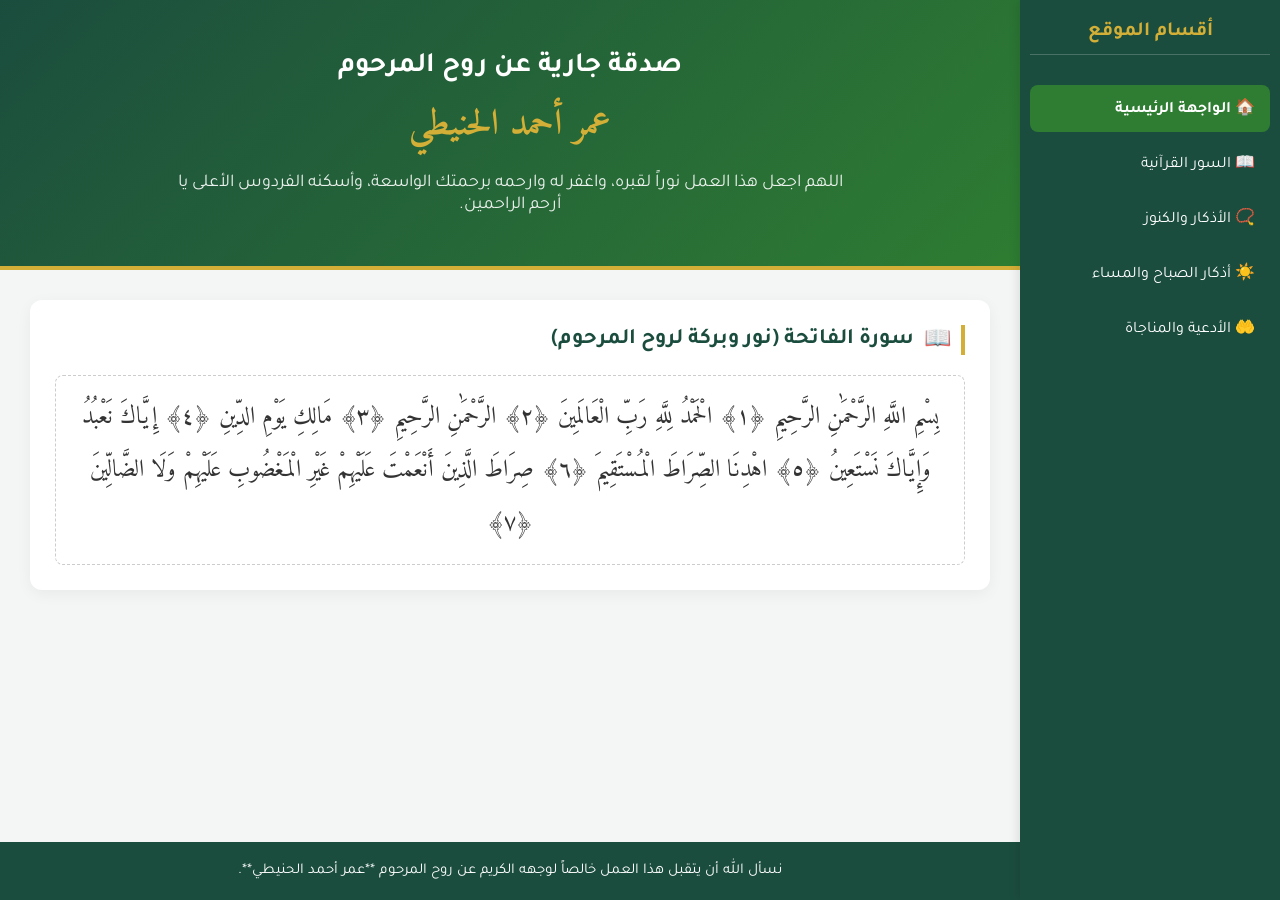
<file: index.html>
<!DOCTYPE html>
<html lang="ar" dir="rtl">
<head>
    <meta charset="UTF-8">
    <meta name="viewport" content="width=device-width, initial-scale=1.0">
    <title>صدقة جارية - عمر أحمد الحنيطي</title>
    <link rel="stylesheet" href="style.css">
    <link rel="preconnect" href="https://fonts.googleapis.com">
    <link rel="preconnect" href="https://fonts.gstatic.com" crossorigin>
    <link href="https://fonts.googleapis.com/css2?family=Amiri:wght@400;700&family=Tajawal:wght@400;500;700&display=swap" rel="stylesheet">
</head>
<body>

    <aside class="sidebar">
        <div class="sidebar-title">أقسام الموقع</div>
        <a href="index.html" class="nav-btn active">🏠 الواجهة الرئيسية</a>
        <a href="surahs.html" class="nav-btn">📖 السور القرآنية</a>
        <a href="adhkar.html" class="nav-btn">📿 الأذكار والكنوز</a>
        <a href="morning-evening.html" class="nav-btn">☀️ أذكار الصباح والمساء</a>
        <a href="duas.html" class="nav-btn">🤲 الأدعية والمناجاة</a>
    </aside>

    <div class="main-content">
        <header class="hero">
            <div class="container">
                <h1>صدقة جارية عن روح المرحوم</h1>
                <h2>عمر أحمد الحنيطي</h2>
                <p>اللهم اجعل هذا العمل نوراً لقبره، واغفر له وارحمه برحمتك الواسعة، وأسكنه الفردوس الأعلى يا أرحم الراحمين.</p>
            </div>
        </header>

        <main class="container" style="padding-top: 30px;">
            <section class="card">
                <h2><span class="icon">📖</span> سورة الفاتحة (نور وبركة لروح المرحوم)</h2>
                <div class="quran-text" style="font-size: 24px; text-align: center; line-height: 2.2;">
                    بِسْمِ اللَّهِ الرَّحْمَٰنِ الرَّحِيمِ ﴿١﴾ الْحَمْدُ لِلَّهِ رَبِّ الْعَالَمِينَ ﴿٢﴾ الرَّحْمَٰنِ الرَّحِيمِ ﴿٣﴾ مَالِكِ يَوْمِ الدِّينِ ﴿٤﴾ إِيَّاكَ نَعْبُدُ وَإِيَّاكَ نَسْتَعِينُ ﴿٥﴾ اهْدِنَا الصِّرَاطَ الْمُسْتَقِيمَ ﴿٦﴾ صِرَاطَ الَّذِينَ أَنْعَمْتَ عَلَيْهِمْ غَيْرِ الْمَغْضُوبِ عَلَيْهِمْ وَلَا الضَّالِّينَ ﴿٧﴾
                </div>
            </section>
        </main>

        <footer>
            <div class="container">
                <p>نسأل الله أن يتقبل هذا العمل خالصاً لوجهه الكريم عن روح المرحوم **عمر أحمد الحنيطي**.</p>
            </div>
        </footer>
    </div>

    <script src="script.js"></script>
</body>
</html>
</file>
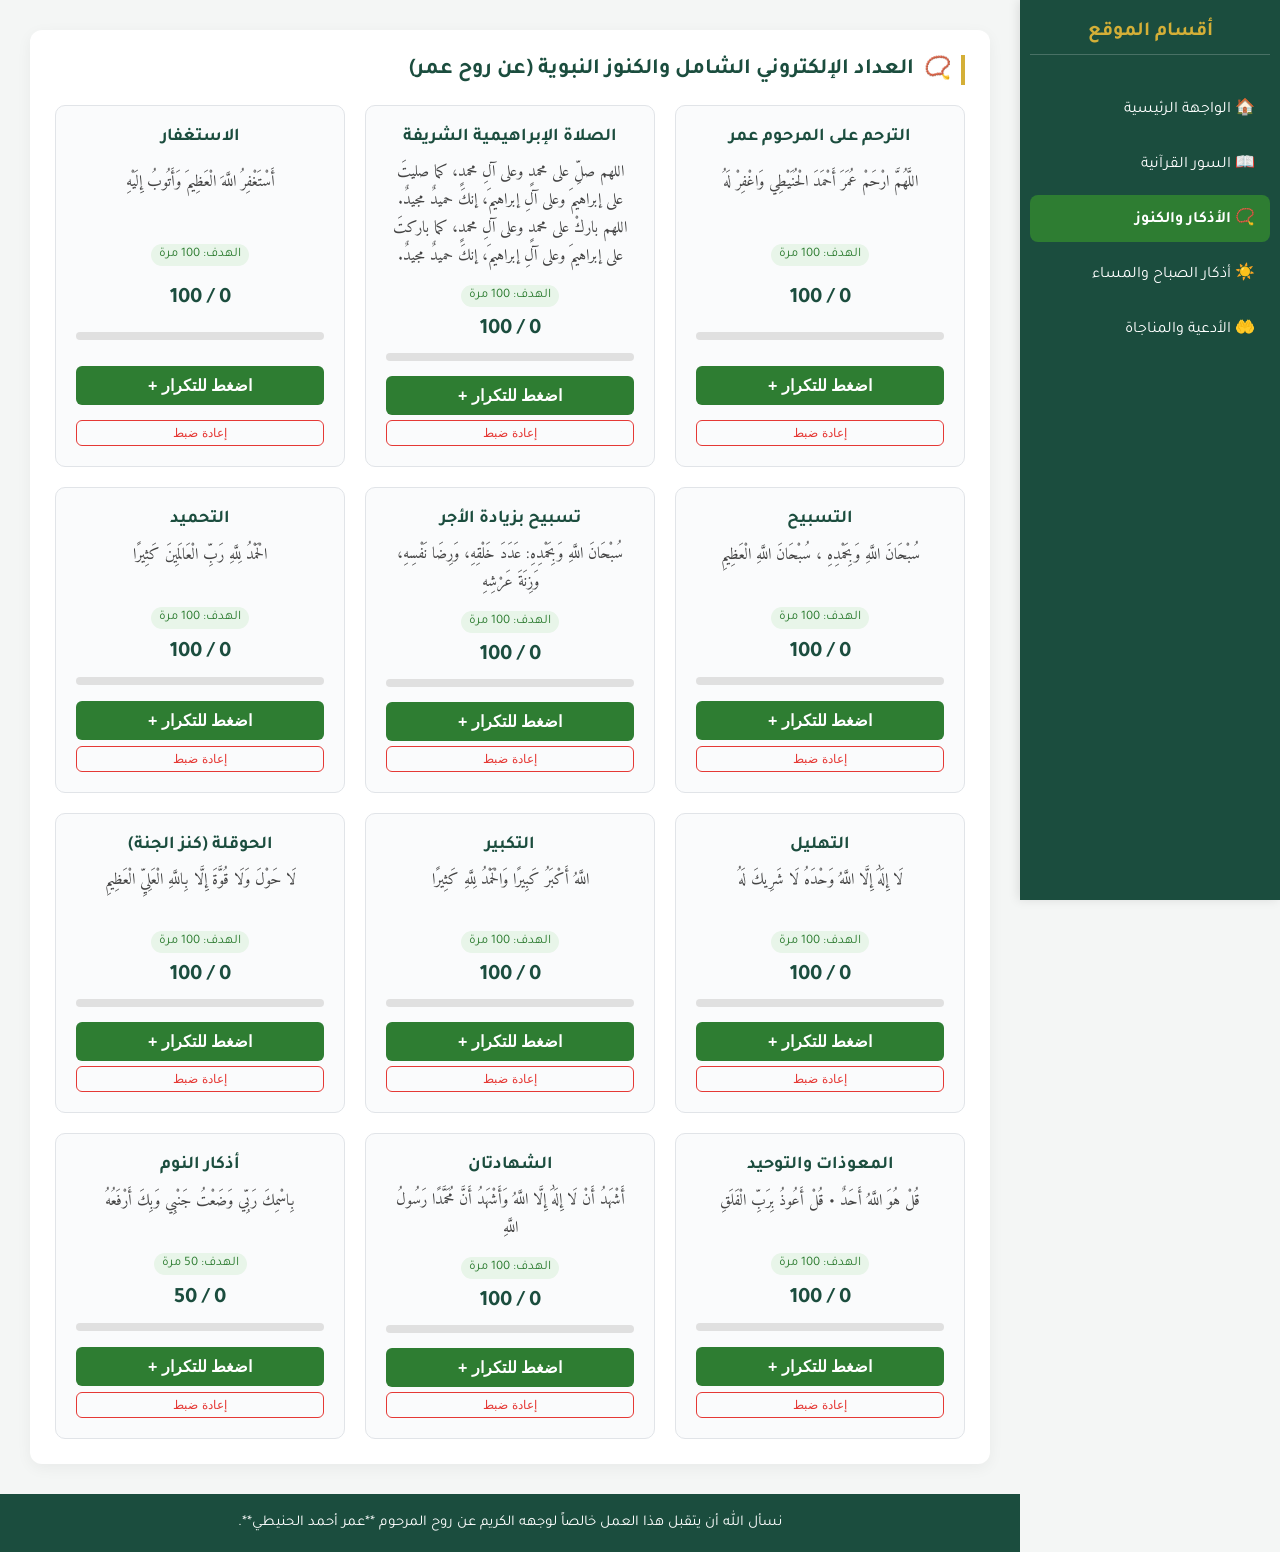
<file: adhkar.html>
<!DOCTYPE html>
<html lang="ar" dir="rtl">
<head>
    <meta charset="UTF-8">
    <meta name="viewport" content="width=device-width, initial-scale=1.0">
    <title>الأذكار والكنوز النبوية - عمر أحمد الحنيطي</title>
    <link rel="stylesheet" href="style.css">
    <link rel="preconnect" href="https://fonts.googleapis.com">
    <link rel="preconnect" href="https://fonts.gstatic.com" crossorigin>
    <link href="https://fonts.googleapis.com/css2?family=Amiri:wght@400;700&family=Tajawal:wght@400;500;700&display=swap" rel="stylesheet">
</head>
<body>

    <aside class="sidebar">
        <div class="sidebar-title">أقسام الموقع</div>
        <a href="index.html" class="nav-btn">🏠 الواجهة الرئيسية</a>
        <a href="surahs.html" class="nav-btn">📖 السور القرآنية</a>
        <a href="adhkar.html" class="nav-btn active">📿 الأذكار والكنوز</a>
        <a href="morning-evening.html" class="nav-btn">☀️ أذكار الصباح والمساء</a>
        <a href="duas.html" class="nav-btn">🤲 الأدعية والمناجاة</a>
    </aside>

    <div class="main-content">
        <main class="container" style="padding-top: 30px;">
            <section class="card">
                <h2><span class="icon">📿</span> العداد الإلكتروني الشامل والكنوز النبوية (عن روح عمر)</h2>
                <div class="counter-grid">
                    
                    <!-- 1. الترحم على عمر -->
                    <div class="counter-card">
                        <h3>الترحم على المرحوم عمر</h3>
                        <p class="dhikr-text">اللَّهُمَّ ارْحَمْ عُمَرَ أَحْمَدَ الْحُنَيْطِي وَاغْفِرْ لَهُ</p>
                        <div class="target-badge">الهدف: 100 مرة</div>
                        <div class="count-display"><span id="taraham-count">0</span> / 100</div>
                        <div class="progress-bar"><div class="progress-fill" id="taraham-progress"></div></div>
                        <button class="btn-count" onclick="increment('taraham', 100)">اضغط للتكرار +</button>
                        <button class="btn-reset" onclick="resetCount('taraham')">إعادة ضبط</button>
                    </div>

                    <!-- 2. الصلاة الإبراهيمية الشريفة الكاملة -->
                    <div class="counter-card">
                        <h3>الصلاة الإبراهيمية الشريفة</h3>
                        <p class="dhikr-text">اللهم صلِّ على محمدٍ وعلى آلِ محمدٍ، كما صليتَ على إبراهيمَ وعلى آلِ إبراهيمَ، إنكَ حميدٌ مجيدٌ. اللهم باركْ على محمدٍ وعلى آلِ محمدٍ، كما باركتَ على إبراهيمَ وعلى آلِ إبراهيمَ، إنكَ حميدٌ مجيدٌ.</p>
                        <div class="target-badge">الهدف: 100 مرة</div>
                        <div class="count-display"><span id="ibrahimiyyah-count">0</span> / 100</div>
                        <div class="progress-bar"><div class="progress-fill" id="ibrahimiyyah-progress"></div></div>
                        <button class="btn-count" onclick="increment('ibrahimiyyah', 100)">اضغط للتكرار +</button>
                        <button class="btn-reset" onclick="resetCount('ibrahimiyyah')">إعادة ضبط</button>
                    </div>

                    <!-- 3. الاستغفار -->
                    <div class="counter-card">
                        <h3>الاستغفار</h3>
                        <p class="dhikr-text">أَسْتَغْفِرُ اللَّهَ الْعَظِيمَ وَأَتُوبُ إِلَيْهِ</p>
                        <div class="target-badge">الهدف: 100 مرة</div>
                        <div class="count-display"><span id="istighfar-count">0</span> / 100</div>
                        <div class="progress-bar"><div class="progress-fill" id="istighfar-progress"></div></div>
                        <button class="btn-count" onclick="increment('istighfar', 100)">اضغط للتكرار +</button>
                        <button class="btn-reset" onclick="resetCount('istighfar')">إعادة ضبط</button>
                    </div>

                    <!-- 4. التسبيح -->
                    <div class="counter-card">
                        <h3>التسبيح</h3>
                        <p class="dhikr-text">سُبْحَانَ اللَّهِ وَبِحَمْدِهِ ، سُبْحَانَ اللَّهِ الْعَظِيمِ</p>
                        <div class="target-badge">الهدف: 100 مرة</div>
                        <div class="count-display"><span id="tasbeeh-count">0</span> / 100</div>
                        <div class="progress-bar"><div class="progress-fill" id="tasbeeh-progress"></div></div>
                        <button class="btn-count" onclick="increment('tasbeeh', 100)">اضغط للتكرار +</button>
                        <button class="btn-reset" onclick="resetCount('tasbeeh')">إعادة ضبط</button>
                    </div>

                    <!-- 5. تسبيح عظيم الأجر -->
                    <div class="counter-card">
                        <h3>تسبيح بزيادة الأجر</h3>
                        <p class="dhikr-text">سُبْحَانَ اللَّهِ وَبِحَمْدِهِ: عَدَدَ خَلْقِهِ، وَرِضَا نَفْسِهِ، وَزِنَةَ عَرْشِهِ</p>
                        <div class="target-badge">الهدف: 100 مرة</div>
                        <div class="count-display"><span id="tasbeeh-extra-count">0</span> / 100</div>
                        <div class="progress-bar"><div class="progress-fill" id="tasbeeh-extra-progress"></div></div>
                        <button class="btn-count" onclick="increment('tasbeehExtra', 100)">اضغط للتكرار +</button>
                        <button class="btn-reset" onclick="resetCount('tasbeehExtra')">إعادة ضبط</button>
                    </div>

                    <!-- 6. التحميد -->
                    <div class="counter-card">
                        <h3>التحميد</h3>
                        <p class="dhikr-text">الْحَمْدُ لِلَّهِ رَبِّ الْعَالَمِينَ كَثِيرًا</p>
                        <div class="target-badge">الهدف: 100 مرة</div>
                        <div class="count-display"><span id="tahmeed-count">0</span> / 100</div>
                        <div class="progress-bar"><div class="progress-fill" id="tahmeed-progress"></div></div>
                        <button class="btn-count" onclick="increment('tahmeed', 100)">اضغط للتكرار +</button>
                        <button class="btn-reset" onclick="resetCount('tahmeed')">إعادة ضبط</button>
                    </div>

                    <!-- 7. التهليل -->
                    <div class="counter-card">
                        <h3>التهليل</h3>
                        <p class="dhikr-text">لَا إِلَٰهَ إِلَّا اللَّهُ وَحْدَهُ لَا شَرِيكَ لَهُ</p>
                        <div class="target-badge">الهدف: 100 مرة</div>
                        <div class="count-display"><span id="tahleel-count">0</span> / 100</div>
                        <div class="progress-bar"><div class="progress-fill" id="tahleel-progress"></div></div>
                        <button class="btn-count" onclick="increment('tahleel', 100)">اضغط للتكرار +</button>
                        <button class="btn-reset" onclick="resetCount('tahleel')">إعادة ضبط</button>
                    </div>

                    <!-- 8. التكبير -->
                    <div class="counter-card">
                        <h3>التكبير</h3>
                        <p class="dhikr-text">اللَّهُ أَكْبَرُ كَبِيرًا وَالْحَمْدُ لِلَّهِ كَثِيرًا</p>
                        <div class="target-badge">الهدف: 100 مرة</div>
                        <div class="count-display"><span id="takbeer-count">0</span> / 100</div>
                        <div class="progress-bar"><div class="progress-fill" id="takbeer-progress"></div></div>
                        <button class="btn-count" onclick="increment('takbeer', 100)">اضغط للتكرار +</button>
                        <button class="btn-reset" onclick="resetCount('takbeer')">إعادة ضبط</button>
                    </div>

                    <!-- 9. الحوقلة (كنز الجنة) -->
                    <div class="counter-card">
                        <h3>الحوقلة (كنز الجنة)</h3>
                        <p class="dhikr-text">لَا حَوْلَ وَلَا قُوَّةَ إِلَّا بِاللَّهِ الْعَلِيِّ الْعَظِيمِ</p>
                        <div class="target-badge">الهدف: 100 مرة</div>
                        <div class="count-display"><span id="hawqala-count">0</span> / 100</div>
                        <div class="progress-bar"><div class="progress-fill" id="hawqala-progress"></div></div>
                        <button class="btn-count" onclick="increment('hawqala', 100)">اضغط للتكرار +</button>
                        <button class="btn-reset" onclick="resetCount('hawqala')">إعادة ضبط</button>
                    </div>

                    <!-- 10. المعوذات -->
                    <div class="counter-card">
                        <h3>المعوذات والتوحيد</h3>
                        <p class="dhikr-text">قُلْ هُوَ اللَّهُ أَحَدٌ • قُلْ أَعُوذُ بِرَبِّ الْفَلَقِ</p>
                        <div class="target-badge">الهدف: 100 مرة</div>
                        <div class="count-display"><span id="muawidhat-count">0</span> / 100</div>
                        <div class="progress-bar"><div class="progress-fill" id="muawidhat-progress"></div></div>
                        <button class="btn-count" onclick="increment('muawidhat', 100)">اضغط للتكرار +</button>
                        <button class="btn-reset" onclick="resetCount('muawidhat')">إعادة ضبط</button>
                    </div>

                    <!-- 11. الشهادتان -->
                    <div class="counter-card">
                        <h3>الشهادتان</h3>
                        <p class="dhikr-text">أَشْهَدُ أَنْ لَا إِلَٰهَ إِلَّا اللَّهُ وَأَشْهَدُ أَنَّ مُحَمَّدًا رَسُولُ اللَّهِ</p>
                        <div class="target-badge">الهدف: 100 مرة</div>
                        <div class="count-display"><span id="shahaada-count">0</span> / 100</div>
                        <div class="progress-bar"><div class="progress-fill" id="shahaada-progress"></div></div>
                        <button class="btn-count" onclick="increment('shahaada', 100)">اضغط للتكرار +</button>
                        <button class="btn-reset" onclick="resetCount('shahaada')">إعادة ضبط</button>
                    </div>

                    <!-- 12. أذكار النوم -->
                    <div class="counter-card">
                        <h3>أذكار النوم</h3>
                        <p class="dhikr-text">بِاسْمِكَ رَبِّي وَضَعْتُ جَنْبِي وَبِكَ أَرْفَعُهُ</p>
                        <div class="target-badge">الهدف: 50 مرة</div>
                        <div class="count-display"><span id="nawm-count">0</span> / 50</div>
                        <div class="progress-bar"><div class="progress-fill" id="nawm-progress"></div></div>
                        <button class="btn-count" onclick="increment('nawm', 50)">اضغط للتكرار +</button>
                        <button class="btn-reset" onclick="resetCount('nawm')">إعادة ضبط</button>
                    </div>

                </div>
            </section>
        </main>

        <footer>
            <div class="container">
                <p>نسأل الله أن يتقبل هذا العمل خالصاً لوجهه الكريم عن روح المرحوم **عمر أحمد الحنيطي**.</p>
            </div>
        </footer>
    </div>

    <script src="script.js"></script>
</body>
</html>
</file>
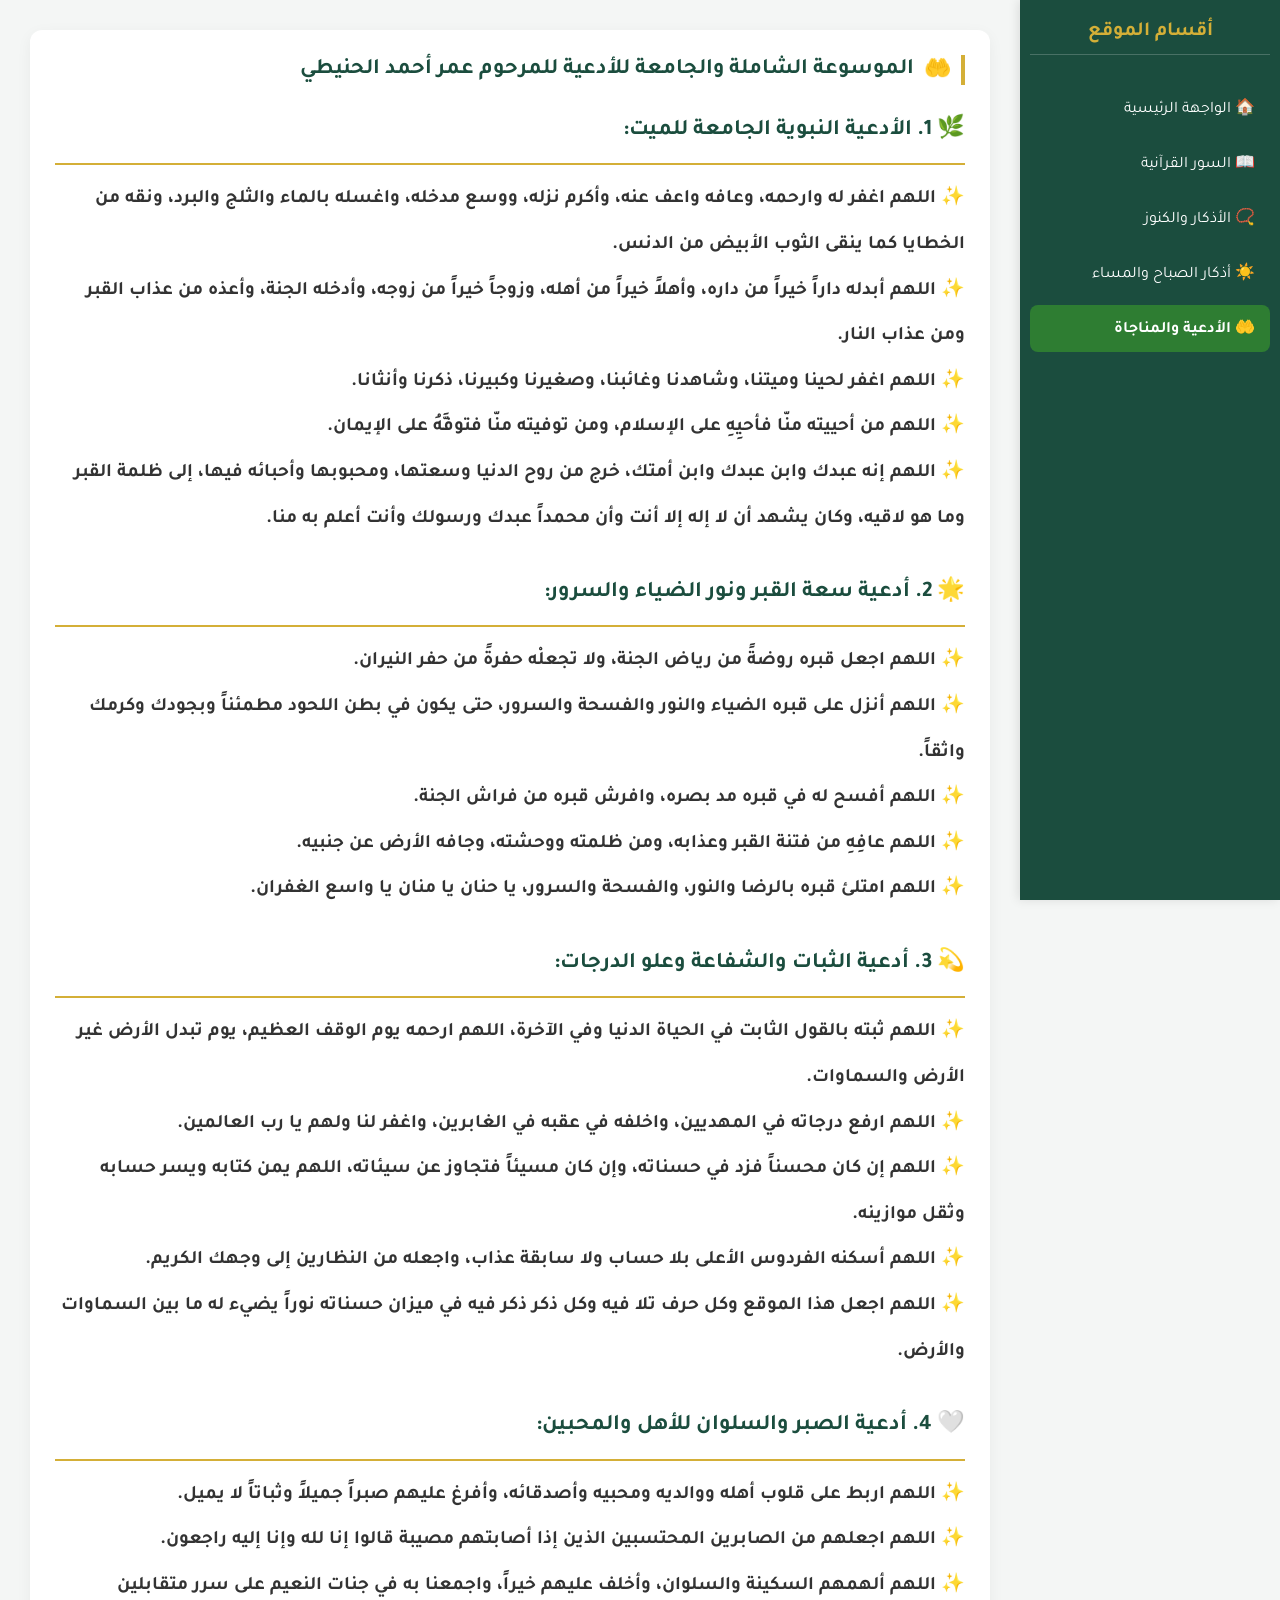
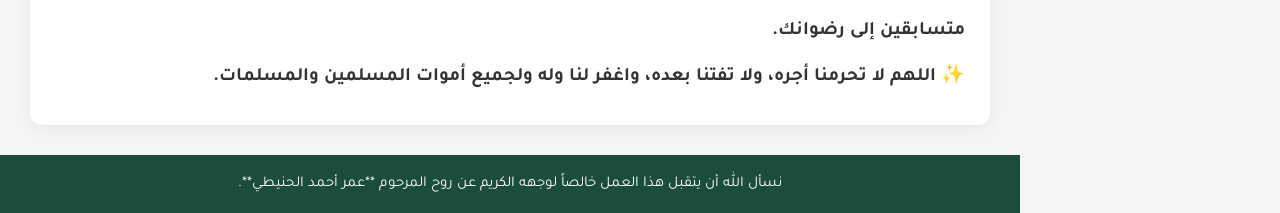
<file: duas.html>
<!DOCTYPE html>
<html lang="ar" dir="rtl">
<head>
    <meta charset="UTF-8">
    <meta name="viewport" content="width=device-width, initial-scale=1.0">
    <title>الأدعية والمناجاة الكبرى - عمر أحمد الحنيطي</title>
    <link rel="stylesheet" href="style.css">
    <link rel="preconnect" href="https://fonts.googleapis.com">
    <link rel="preconnect" href="https://fonts.gstatic.com" crossorigin>
    <link href="https://fonts.googleapis.com/css2?family=Amiri:wght@400;700&family=Tajawal:wght@400;500;700&display=swap" rel="stylesheet">
</head>
<body>

    <aside class="sidebar">
        <div class="sidebar-title">أقسام الموقع</div>
        <a href="index.html" class="nav-btn">🏠 الواجهة الرئيسية</a>
        <a href="surahs.html" class="nav-btn">📖 السور القرآنية</a>
        <a href="adhkar.html" class="nav-btn">📿 الأذكار والكنوز</a>
        <a href="morning-evening.html" class="nav-btn">☀️ أذكار الصباح والمساء</a>
        <a href="duas.html" class="nav-btn active">🤲 الأدعية والمناجاة</a>
    </aside>

    <div class="main-content">
        <main class="container" style="padding-top: 30px;">
            <section class="card">
                <h2><span class="icon">🤲</span> الموسوعة الشاملة والجامعة للأدعية للمرحوم عمر أحمد الحنيطي</h2>
                <div class="duas-list" style="line-height: 2.4; font-size: 19px;">
                    
                    <h3 style="color: #1b4d3e; margin-top: 15px; margin-bottom: 12px; border-bottom: 2px solid #d4af37; padding-bottom: 5px;">🌿 1. الأدعية النبوية الجامعة للميت:</h3>
                    <p>✨ <strong>اللهم اغفر له وارحمه، وعافه واعف عنه، وأكرم نزله، ووسع مدخله، واغسله بالماء والثلج والبرد، ونقه من الخطايا كما ينقى الثوب الأبيض من الدنس.</strong></p>
                    <p>✨ <strong>اللهم أبدله داراً خيراً من داره، وأهلاً خيراً من أهله، وزوجاً خيراً من زوجه، وأدخله الجنة، وأعذه من عذاب القبر ومن عذاب النار.</strong></p>
                    <p>✨ <strong>اللهم اغفر لحينا وميتنا، وشاهدنا وغائبنا، وصغيرنا وكبيرنا، ذكرنا وأنثانا.</strong></p>
                    <p>✨ <strong>اللهم من أحييته منّا فأحيِهِ على الإسلام، ومن توفيته منّا فتوفَّهُ على الإيمان.</strong></p>
                    <p>✨ <strong>اللهم إنه عبدك وابن عبدك وابن أمتك، خرج من روح الدنيا وسعتها، ومحبوبها وأحبائه فيها، إلى ظلمة القبر وما هو لاقيه، وكان يشهد أن لا إله إلا أنت وأن محمداً عبدك ورسولك وأنت أعلم به منا.</strong></p>

                    <h3 style="color: #1b4d3e; margin-top: 25px; margin-bottom: 12px; border-bottom: 2px solid #d4af37; padding-bottom: 5px;">🌟 2. أدعية سعة القبر ونور الضياء والسرور:</h3>
                    <p>✨ <strong>اللهم اجعل قبره روضةً من رياض الجنة، ولا تجعلْه حفرةً من حفر النيران.</strong></p>
                    <p>✨ <strong>اللهم أنزل على قبره الضياء والنور والفسحة والسرور، حتى يكون في بطن اللحود مطمئناً وبجودك وكرمك واثقاً.</strong></p>
                    <p>✨ <strong>اللهم أفسح له في قبره مد بصره، وافرش قبره من فراش الجنة.</strong></p>
                    <p>✨ <strong>اللهم عافِهِ من فتنة القبر وعذابه، ومن ظلمته ووحشته، وجافه الأرض عن جنبيه.</strong></p>
                    <p>✨ <strong>اللهم امتلئ قبره بالرضا والنور، والفسحة والسرور، يا حنان يا منان يا واسع الغفران.</strong></p>

                    <h3 style="color: #1b4d3e; margin-top: 25px; margin-bottom: 12px; border-bottom: 2px solid #d4af37; padding-bottom: 5px;">💫 3. أدعية الثبات والشفاعة وعلو الدرجات:</h3>
                    <p>✨ <strong>اللهم ثبته بالقول الثابت في الحياة الدنيا وفي الآخرة، اللهم ارحمه يوم الوقف العظيم، يوم تبدل الأرض غير الأرض والسماوات.</strong></p>
                    <p>✨ <strong>اللهم ارفع درجاته في المهديين، واخلفه في عقبه في الغابرين، واغفر لنا ولهم يا رب العالمين.</strong></p>
                    <p>✨ <strong>اللهم إن كان محسناً فزد في حسناته، وإن كان مسيئاً فتجاوز عن سيئاته، اللهم يمن كتابه ويسر حسابه وثقل موازينه.</strong></p>
                    <p>✨ <strong>اللهم أسكنه الفردوس الأعلى بلا حساب ولا سابقة عذاب، واجعله من النظارين إلى وجهك الكريم.</strong></p>
                    <p>✨ <strong>اللهم اجعل هذا الموقع وكل حرف تلا فيه وكل ذكر ذكر فيه في ميزان حسناته نوراً يضيء له ما بين السماوات والأرض.</strong></p>

                    <h3 style="color: #1b4d3e; margin-top: 25px; margin-bottom: 12px; border-bottom: 2px solid #d4af37; padding-bottom: 5px;">🤍 4. أدعية الصبر والسلوان للأهل والمحبين:</h3>
                    <p>✨ <strong>اللهم اربط على قلوب أهله ووالديه ومحبيه وأصدقائه، وأفرغ عليهم صبراً جميلاً وثباتاً لا يميل.</strong></p>
                    <p>✨ <strong>اللهم اجعلهم من الصابرين المحتسبين الذين إذا أصابتهم مصيبة قالوا إنا لله وإنا إليه راجعون.</strong></p>
                    <p>✨ <strong>اللهم ألهمهم السكينة والسلوان، وأخلف عليهم خيراً، واجمعنا به في جنات النعيم على سرر متقابلين متسابقين إلى رضوانك.</strong></p>
                    <p>✨ <strong>اللهم لا تحرمنا أجره، ولا تفتنا بعده، واغفر لنا وله ولجميع أموات المسلمين والمسلمات.</strong></p>

                </div>
            </section>
        </main>

        <footer>
            <div class="container">
                <p>نسأل الله أن يتقبل هذا العمل خالصاً لوجهه الكريم عن روح المرحوم **عمر أحمد الحنيطي**.</p>
            </div>
        </footer>
    </div>

    <script src="script.js"></script>
</body>
</html>
</file>
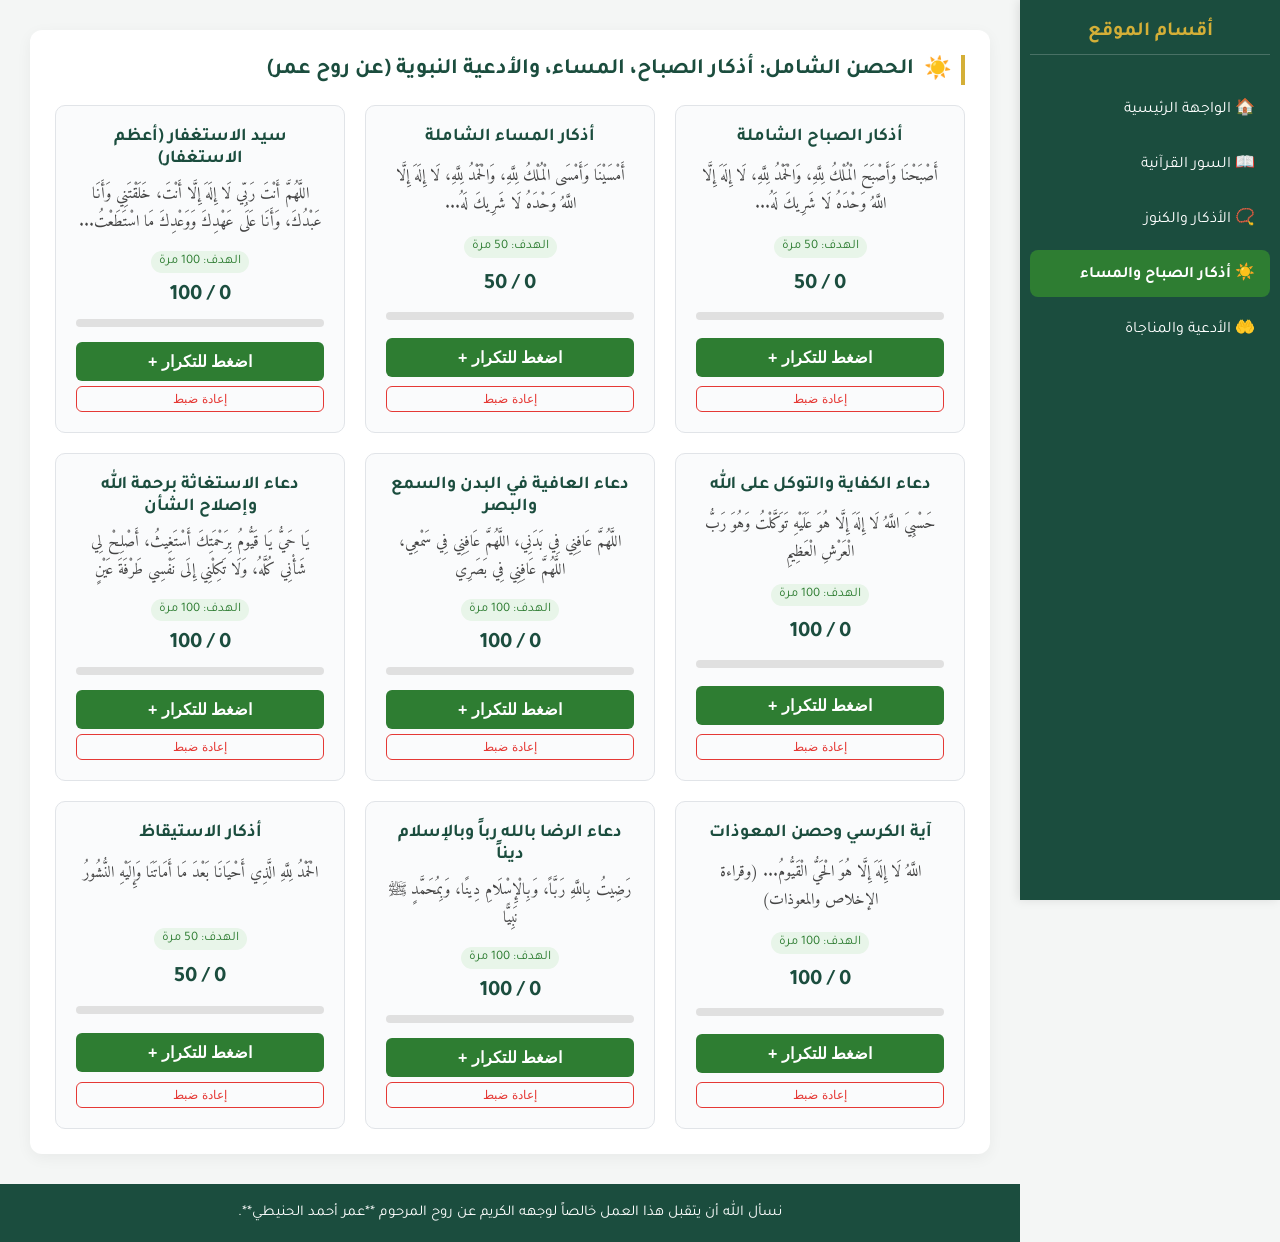
<file: morning-evening.html>
<!DOCTYPE html>
<html lang="ar" dir="rtl">
<head>
    <meta charset="UTF-8">
    <meta name="viewport" content="width=device-width, initial-scale=1.0">
    <title>أذكار الصباح والمساء والأدعية النبوية - عمر أحمد الحنيطي</title>
    <link rel="stylesheet" href="style.css">
    <link rel="preconnect" href="https://fonts.googleapis.com">
    <link rel="preconnect" href="https://fonts.gstatic.com" crossorigin>
    <link href="https://fonts.googleapis.com/css2?family=Amiri:wght@400;700&family=Tajawal:wght@400;500;700&display=swap" rel="stylesheet">
</head>
<body>

    <aside class="sidebar">
        <div class="sidebar-title">أقسام الموقع</div>
        <a href="index.html" class="nav-btn">🏠 الواجهة الرئيسية</a>
        <a href="surahs.html" class="nav-btn">📖 السور القرآنية</a>
        <a href="adhkar.html" class="nav-btn">📿 الأذكار والكنوز</a>
        <a href="morning-evening.html" class="nav-btn active">☀️ أذكار الصباح والمساء</a>
        <a href="duas.html" class="nav-btn">🤲 الأدعية والمناجاة</a>
    </aside>

    <div class="main-content">
        <main class="container" style="padding-top: 30px;">
            <section class="card">
                <h2><span class="icon">☀️</span> الحصن الشامل: أذكار الصباح، المساء، والأدعية النبوية (عن روح عمر)</h2>
                <div class="counter-grid">
                    
                    <!-- 1. أذكار الصباح -->
                    <div class="counter-card">
                        <h3>أذكار الصباح الشاملة</h3>
                        <p class="dhikr-text">أَصْبَحْنَا وَأَصْبَحَ الْمُلْكُ لِلَّهِ، وَالْحَمْدُ لِلَّهِ، لَا إِلَهَ إِلَّا اللَّهُ وَحْدَهُ لَا شَرِيكَ لَهُ...</p>
                        <div class="target-badge">الهدف: 50 مرة</div>
                        <div class="count-display"><span id="sabah-count">0</span> / 50</div>
                        <div class="progress-bar"><div class="progress-fill" id="sabah-progress"></div></div>
                        <button class="btn-count" onclick="increment('sabah', 50)">اضغط للتكرار +</button>
                        <button class="btn-reset" onclick="resetCount('sabah')">إعادة ضبط</button>
                    </div>

                    <!-- 2. أذكار المساء -->
                    <div class="counter-card">
                        <h3>أذكار المساء الشاملة</h3>
                        <p class="dhikr-text">أَمْسَيْنَا وَأَمْسَى الْمُلْكُ لِلَّهِ، وَالْحَمْدُ لِلَّهِ، لَا إِلَهَ إِلَّا اللَّهُ وَحْدَهُ لَا شَرِيكَ لَهُ...</p>
                        <div class="target-badge">الهدف: 50 مرة</div>
                        <div class="count-display"><span id="masaa-count">0</span> / 50</div>
                        <div class="progress-bar"><div class="progress-fill" id="masaa-progress"></div></div>
                        <button class="btn-count" onclick="increment('masaa', 50)">اضغط للتكرار +</button>
                        <button class="btn-reset" onclick="resetCount('masaa')">إعادة ضبط</button>
                    </div>

                    <!-- 3. سيد الاستغفار العظيم -->
                    <div class="counter-card">
                        <h3>سيد الاستغفار (أعظم الاستغفار)</h3>
                        <p class="dhikr-text">اللَّهُمَّ أَنْتَ رَبِّي لَا إِلَهَ إِلَّا أَنْتَ، خَلَقْتَنِي وَأَنَا عَبْدُكَ، وَأَنَا عَلَى عَهْدِكَ وَوَعْدِكَ مَا اسْتَطَعْتُ...</p>
                        <div class="target-badge">الهدف: 100 مرة</div>
                        <div class="count-display"><span id="sayed-istighfar-count">0</span> / 100</div>
                        <div class="progress-bar"><div class="progress-fill" id="sayed-istighfar-progress"></div></div>
                        <button class="btn-count" onclick="increment('sayedIstighfar', 100)">اضغط للتكرار +</button>
                        <button class="btn-reset" onclick="resetCount('sayedIstighfar')">إعادة ضبط</button>
                    </div>

                    <!-- 4. دعاء الكفاية والتوكل -->
                    <div class="counter-card">
                        <h3>دعاء الكفاية والتوكل على الله</h3>
                        <p class="dhikr-text">حَسْبِيَ اللَّهُ لَا إِلَهَ إِلَّا هُوَ عَلَيْهِ تَوَكَّلْتُ وَهُوَ رَبُّ الْعَرْشِ الْعَظِيمِ</p>
                        <div class="target-badge">الهدف: 100 مرة</div>
                        <div class="count-display"><span id="hasbi-count">0</span> / 100</div>
                        <div class="progress-bar"><div class="progress-fill" id="hasbi-progress"></div></div>
                        <button class="btn-count" onclick="increment('hasbi', 100)">اضغط للتكرار +</button>
                        <button class="btn-reset" onclick="resetCount('hasbi')">إعادة ضبط</button>
                    </div>

                    <!-- 5. دعاء العافية في البدن والحواس -->
                    <div class="counter-card">
                        <h3>دعاء العافية في البدن والسمع والبصر</h3>
                        <p class="dhikr-text">اللَّهُمَّ عَافِنِي فِي بَدَنِي، اللَّهُمَّ عَافِنِي فِي سَمْعِي، اللَّهُمَّ عَافِنِي فِي بَصَرِي</p>
                        <div class="target-badge">الهدف: 100 مرة</div>
                        <div class="count-display"><span id="afiah-count">0</span> / 100</div>
                        <div class="progress-bar"><div class="progress-fill" id="afiah-progress"></div></div>
                        <button class="btn-count" onclick="increment('afiah', 100)">اضغط للتكرار +</button>
                        <button class="btn-reset" onclick="resetCount('afiah')">إعادة ضبط</button>
                    </div>

                    <!-- 6. دعاء الاستغاثة والاصلاح -->
                    <div class="counter-card">
                        <h3>دعاء الاستغاثة برحمة الله وإصلاح الشأن</h3>
                        <p class="dhikr-text">يَا حَيُّ يَا قَيُّومُ بِرَحْمَتِكَ أَسْتَغِيثُ، أَصْلِحْ لِي شَأْنِي كُلَّهُ، وَلَا تَكِلْنِي إِلَى نَفْسِي طَرْفَةَ عَيْنٍ</p>
                        <div class="target-badge">الهدف: 100 مرة</div>
                        <div class="count-display"><span id="hayy-count">0</span> / 100</div>
                        <div class="progress-bar"><div class="progress-fill" id="hayy-progress"></div></div>
                        <button class="btn-count" onclick="increment('hayy', 100)">اضغط للتكرار +</button>
                        <button class="btn-reset" onclick="resetCount('hayy')">إعادة ضبط</button>
                    </div>

                    <!-- 7. آية الكرسي والمعوذات -->
                    <div class="counter-card">
                        <h3>آية الكرسي وحصن المعوذات</h3>
                        <p class="dhikr-text">اللَّهُ لَا إِلَهَ إِلَّا هُوَ الْحَيُّ الْقَيُّومُ... (وقراءة الإخلاص والمعوذات)</p>
                        <div class="target-badge">الهدف: 100 مرة</div>
                        <div class="count-display"><span id="ayat-kursi-count">0</span> / 100</div>
                        <div class="progress-bar"><div class="progress-fill" id="ayat-kursi-progress"></div></div>
                        <button class="btn-count" onclick="increment('ayatKursi', 100)">اضغط للتكرار +</button>
                        <button class="btn-reset" onclick="resetCount('ayatKursi')">إعادة ضبط</button>
                    </div>

                    <!-- 8. دعاء الرضا -->
                    <div class="counter-card">
                        <h3>دعاء الرضا بالله رباً وبالإسلام ديناً</h3>
                        <p class="dhikr-text">رَضِيتُ بِاللَّهِ رَبَّاً، وَبِالْإِسْلَامِ دِينًا، وَبِمُحَمَّدٍ ﷺ نَبِيًّا</p>
                        <div class="target-badge">الهدف: 100 مرة</div>
                        <div class="count-display"><span id="radayt-count">0</span> / 100</div>
                        <div class="progress-bar"><div class="progress-fill" id="radayt-progress"></div></div>
                        <button class="btn-count" onclick="increment('radayt', 100)">اضغط للتكرار +</button>
                        <button class="btn-reset" onclick="resetCount('radayt')">إعادة ضبط</button>
                    </div>

                    <!-- 9. أذكار الاستيقاظ -->
                    <div class="counter-card">
                        <h3>أذكار الاستيقاظ</h3>
                        <p class="dhikr-text">الْحَمْدُ لِلَّهِ الَّذِي أَحْيَانَا بَعْدَ مَا أَمَاتَنَا وَإِلَيْهِ النُّشُورُ</p>
                        <div class="target-badge">الهدف: 50 مرة</div>
                        <div class="count-display"><span id="istiyqath-count">0</span> / 50</div>
                        <div class="progress-bar"><div class="progress-fill" id="istiyqath-progress"></div></div>
                        <button class="btn-count" onclick="increment('istiyqath', 50)">اضغط للتكرار +</button>
                        <button class="btn-reset" onclick="resetCount('istiyqath')">إعادة ضبط</button>
                    </div>

                </div>
            </section>
        </main>

        <footer>
            <div class="container">
                <p>نسأل الله أن يتقبل هذا العمل خالصاً لوجهه الكريم عن روح المرحوم **عمر أحمد الحنيطي**.</p>
            </div>
        </footer>
    </div>

    <script src="script.js"></script>
</body>
</html>
</file>
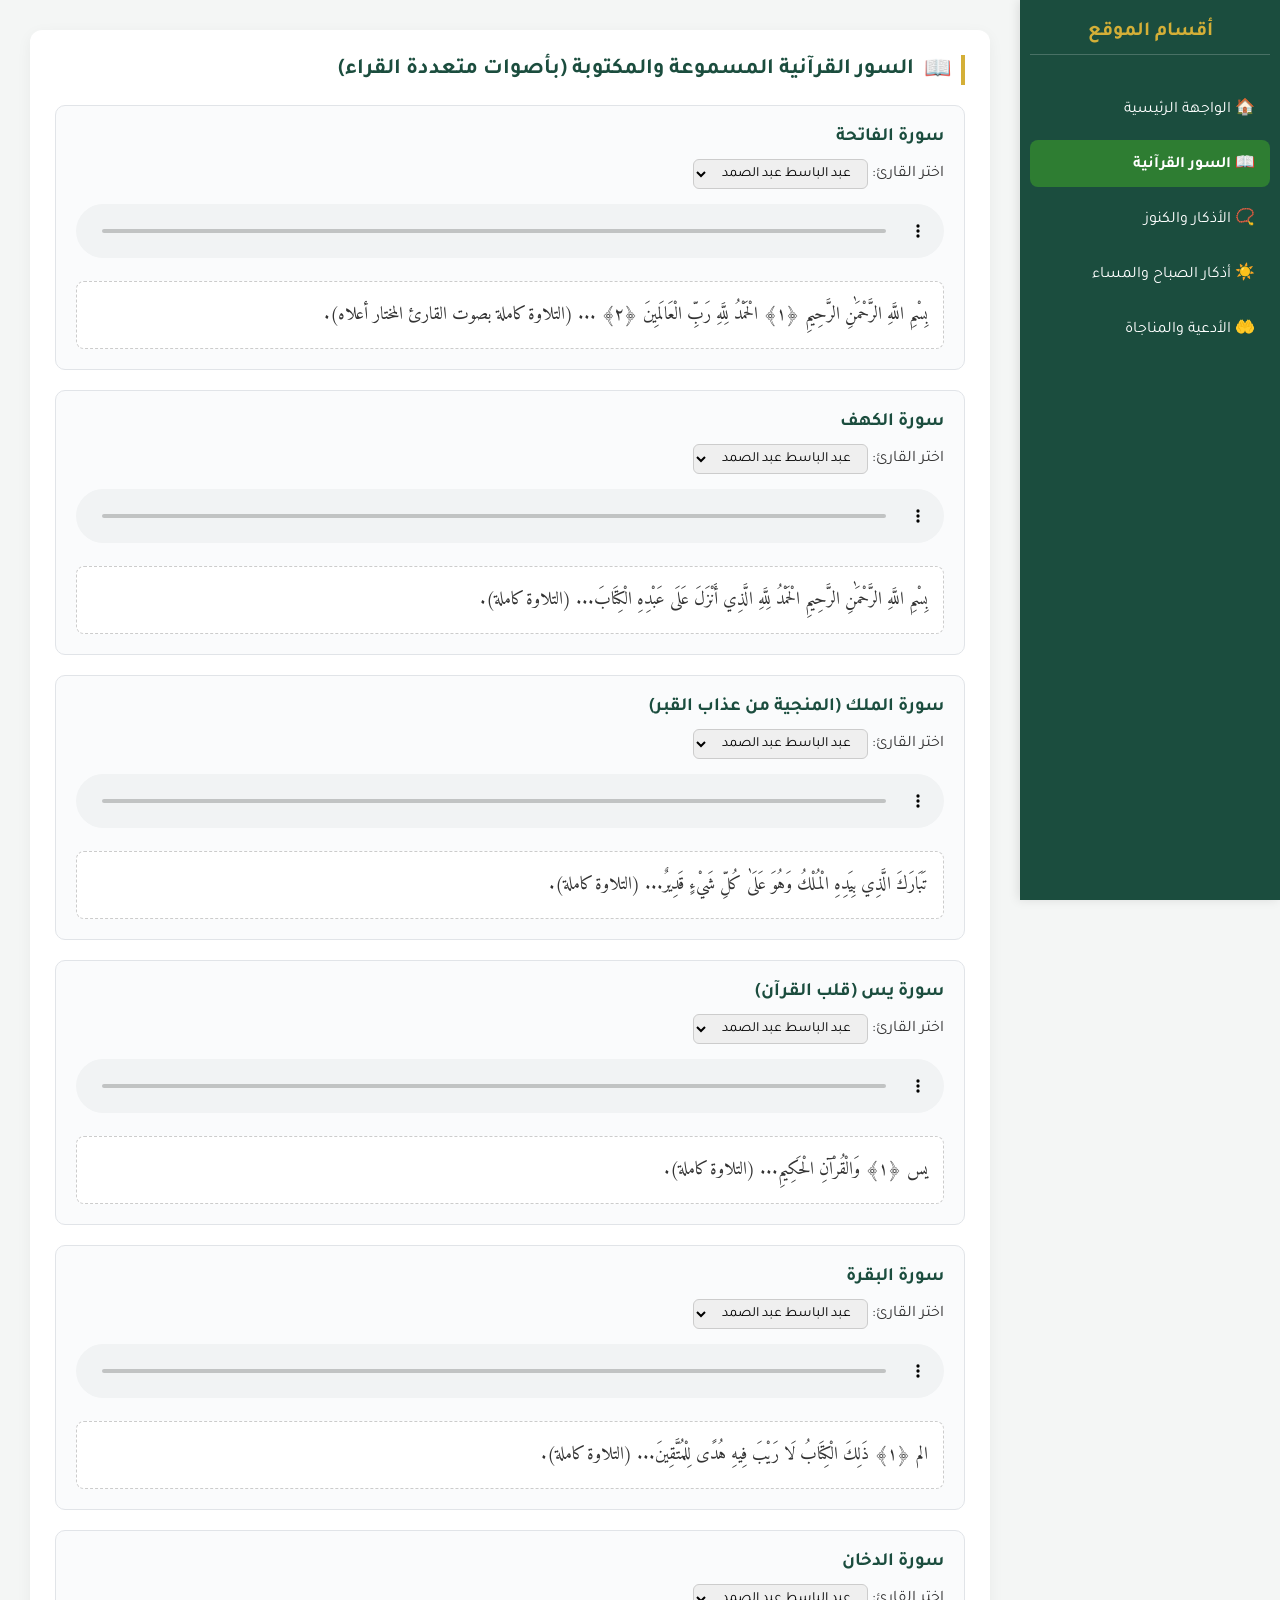
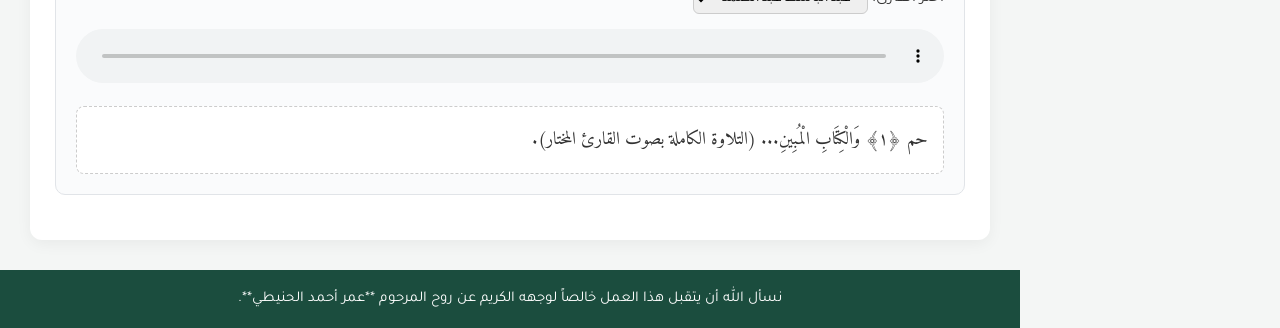
<file: surahs.html>
<!DOCTYPE html>
<html lang="ar" dir="rtl">
<head>
    <meta charset="UTF-8">
    <meta name="viewport" content="width=device-width, initial-scale=1.0">
    <title>السور القرآنية - عمر أحمد الحنيطي</title>
    <link rel="stylesheet" href="style.css">
    <link rel="preconnect" href="https://fonts.googleapis.com">
    <link rel="preconnect" href="https://fonts.gstatic.com" crossorigin>
    <link href="https://fonts.googleapis.com/css2?family=Amiri:wght@400;700&family=Tajawal:wght@400;500;700&display=swap" rel="stylesheet">
</head>
<body>

    <aside class="sidebar">
        <div class="sidebar-title">أقسام الموقع</div>
        <a href="index.html" class="nav-btn">🏠 الواجهة الرئيسية</a>
        <a href="surahs.html" class="nav-btn active">📖 السور القرآنية</a>
        <a href="adhkar.html" class="nav-btn">📿 الأذكار والكنوز</a>
        <a href="morning-evening.html" class="nav-btn">☀️ أذكار الصباح والمساء</a>
        <a href="duas.html" class="nav-btn">🤲 الأدعية والمناجاة</a>
    </aside>

    <div class="main-content">
        <main class="container" style="padding-top: 30px;">
            <section class="card">
                <h2><span class="icon">📖</span> السور القرآنية المسموعة والمكتوبة (بأصوات متعددة القراء)</h2>
                <div class="quran-container">

                    <!-- سورة الفاتحة -->
                    <div class="quran-item">
                        <h3>سورة الفاتحة</h3>
                        <div class="reciter-select">
                            <label>اختر القارئ: </label>
                            <select onchange="changeAudio('fatiha', this.value)">
                                <option value="https://server6.mp3quran.net/thubti/001.mp3">عبد الباسط عبد الصمد</option>
                                <option value="https://server8.mp3quran.net/afs/001.mp3">مشاري العفاسي</option>
                                <option value="https://server13.mp3quran.net/hussary/001.mp3">محمود خليل الحصري</option>
                            </select>
                        </div>
                        <audio id="audio-fatiha" controls preload="none">
                            <source src="https://server6.mp3quran.net/thubti/001.mp3" type="audio/mpeg">
                        </audio>
                        <div class="quran-text">
                            <p>بِسْمِ اللَّهِ الرَّحْمَٰنِ الرَّحِيمِ ﴿١﴾ الْحَمْدُ لِلَّهِ رَبِّ الْعَالَمِينَ ﴿٢﴾ ... (التلاوة كاملة بصوت القارئ المختار أعلاه).</p>
                        </div>
                    </div>

                    <!-- سورة الكهف -->
                    <div class="quran-item">
                        <h3>سورة الكهف</h3>
                        <div class="reciter-select">
                            <label>اختر القارئ: </label>
                            <select onchange="changeAudio('kahf', this.value)">
                                <option value="https://server6.mp3quran.net/thubti/018.mp3">عبد الباسط عبد الصمد</option>
                                <option value="https://server8.mp3quran.net/afs/018.mp3">مشاري العفاسي</option>
                                <option value="https://server13.mp3quran.net/hussary/018.mp3">محمود خليل الحصري</option>
                            </select>
                        </div>
                        <audio id="audio-kahf" controls preload="none">
                            <source src="https://server6.mp3quran.net/thubti/018.mp3" type="audio/mpeg">
                        </audio>
                        <div class="quran-text">
                            <p>بِسْمِ اللَّهِ الرَّحْمَٰنِ الرَّحِيمِ الْحَمْدُ لِلَّهِ الَّذِي أَنْزَلَ عَلَى عَبْدِهِ الْكِتَابَ... (التلاوة كاملة).</p>
                        </div>
                    </div>

                    <!-- سورة الملك -->
                    <div class="quran-item">
                        <h3>سورة الملك (المنجية من عذاب القبر)</h3>
                        <div class="reciter-select">
                            <label>اختر القارئ: </label>
                            <select onchange="changeAudio('mulk', this.value)">
                                <option value="https://server6.mp3quran.net/thubti/067.mp3">عبد الباسط عبد الصمد</option>
                                <option value="https://server8.mp3quran.net/afs/067.mp3">مشاري العفاسي</option>
                                <option value="https://server13.mp3quran.net/hussary/067.mp3">محمود خليل الحصري</option>
                            </select>
                        </div>
                        <audio id="audio-mulk" controls preload="none">
                            <source src="https://server6.mp3quran.net/thubti/067.mp3" type="audio/mpeg">
                        </audio>
                        <div class="quran-text">
                            <p>تَبَارَكَ الَّذِي بِيَدِهِ الْمُلْكُ وَهُوَ عَلَىٰ كُلِّ شَيْءٍ قَدِيرٌ... (التلاوة كاملة).</p>
                        </div>
                    </div>

                    <!-- سورة يس -->
                    <div class="quran-item">
                        <h3>سورة يس (قلب القرآن)</h3>
                        <div class="reciter-select">
                            <label>اختر القارئ: </label>
                            <select onchange="changeAudio('yasin', this.value)">
                                <option value="https://server6.mp3quran.net/thubti/036.mp3">عبد الباسط عبد الصمد</option>
                                <option value="https://server8.mp3quran.net/afs/036.mp3">مشاري العفاسي</option>
                                <option value="https://server13.mp3quran.net/hussary/036.mp3">محمود خليل الحصري</option>
                            </select>
                        </div>
                        <audio id="audio-yasin" controls preload="none">
                            <source src="https://server6.mp3quran.net/thubti/036.mp3" type="audio/mpeg">
                        </audio>
                        <div class="quran-text">
                            <p>يس ﴿١﴾ وَالْقُرْآنِ الْحَكِيمِ... (التلاوة كاملة).</p>
                        </div>
                    </div>

                    <!-- سورة البقرة -->
                    <div class="quran-item">
                        <h3>سورة البقرة</h3>
                        <div class="reciter-select">
                            <label>اختر القارئ: </label>
                            <select onchange="changeAudio('baqarah', this.value)">
                                <option value="https://server6.mp3quran.net/thubti/002.mp3">عبد الباسط عبد الصمد</option>
                                <option value="https://server8.mp3quran.net/afs/002.mp3">مشاري العفاسي</option>
                                <option value="https://server13.mp3quran.net/hussary/002.mp3">محمود خليل الحصري</option>
                            </select>
                        </div>
                        <audio id="audio-baqarah" controls preload="none">
                            <source src="https://server6.mp3quran.net/thubti/002.mp3" type="audio/mpeg">
                        </audio>
                        <div class="quran-text">
                            <p>الم ﴿١﴾ ذَلِكَ الْكِتَابُ لَا رَيْبَ فِيهِ هُدًى لِلْمُتَّقِينَ... (التلاوة كاملة).</p>
                        </div>
                    </div>

                    <!-- سورة الدخان -->
                    <div class="quran-item">
                        <h3>سورة الدخان</h3>
                        <div class="reciter-select">
                            <label>اختر القارئ: </label>
                            <select onchange="changeAudio('dukhan', this.value)">
                                <option value="https://server6.mp3quran.net/thubti/044.mp3">عبد الباسط عبد الصمد</option>
                                <option value="https://server8.mp3quran.net/afs/044.mp3">مشاري العفاسي</option>
                                <option value="https://server13.mp3quran.net/hussary/044.mp3">محمود خليل الحصري</option>
                            </select>
                        </div>
                        <audio id="audio-dukhan" controls preload="none">
                            <source src="https://server6.mp3quran.net/thubti/044.mp3" type="audio/mpeg">
                        </audio>
                        <div class="quran-text">
                            <p>حم ﴿١﴾ وَالْكِتَابِ الْمُبِينِ... (التلاوة الكاملة بصوت القارئ المختار).</p>
                        </div>
                    </div>

                </div>
            </section>
        </main>

        <footer>
            <div class="container">
                <p>نسأل الله أن يتقبل هذا العمل خالصاً لوجهه الكريم عن روح المرحوم **عمر أحمد الحنيطي**.</p>
            </div>
        </footer>
    </div>

    <script src="script.js"></script>
</body>
</html>
</file>
<file: style.css>
:root {
    --primary-color: #1b4d3e;
    --secondary-color: #2e7d32;
    --bg-color: #f4f6f5;
    --card-bg: #ffffff;
    --text-color: #333333;
    --accent-color: #d4af37;
}

* {
    box-sizing: border-box;
    margin: 0;
    padding: 0;
}

body {
    font-family: 'Tajawal', sans-serif;
    background-color: var(--bg-color);
    color: var(--text-color);
    display: flex;
    direction: rtl;
    min-height: 100vh;
}

.sidebar {
    width: 260px;
    background-color: var(--primary-color);
    color: white;
    position: fixed;
    height: 100vh;
    display: flex;
    flex-direction: column;
    padding: 20px 10px;
    box-shadow: -2px 0 10px rgba(0,0,0,0.1);
}

.sidebar-title {
    font-size: 20px;
    font-weight: bold;
    text-align: center;
    margin-bottom: 30px;
    color: var(--accent-color);
    border-bottom: 1px solid rgba(255,255,255,0.2);
    padding-bottom: 10px;
}

.nav-btn {
    color: white;
    text-decoration: none;
    padding: 12px 15px;
    margin-bottom: 8px;
    border-radius: 8px;
    transition: 0.3s;
    font-size: 16px;
    display: block;
}

.nav-btn:hover, .nav-btn.active {
    background-color: var(--secondary-color);
    color: #fff;
    font-weight: bold;
}

.main-content {
    margin-right: 260px;
    flex: 1;
    display: flex;
    flex-direction: column;
}

.hero {
    background: linear-gradient(135deg, var(--primary-color), var(--secondary-color));
    color: white;
    text-align: center;
    padding: 50px 20px;
    border-bottom: 4px solid var(--accent-color);
}

.hero h1 {
    font-size: 28px;
    margin-bottom: 10px;
}

.hero h2 {
    font-size: 36px;
    color: var(--accent-color);
    margin-bottom: 15px;
    font-family: 'Amiri', serif;
}

.hero p {
    font-size: 18px;
    max-width: 700px;
    margin: 0 auto;
    opacity: 0.9;
}

.container {
    max-width: 1000px;
    margin: 0 auto;
    padding: 0 20px;
    width: 100%;
}

.card {
    background: var(--card-bg);
    border-radius: 12px;
    padding: 25px;
    margin-bottom: 30px;
    box-shadow: 0 4px 15px rgba(0,0,0,0.05);
}

.card h2 {
    font-size: 22px;
    color: var(--primary-color);
    margin-bottom: 20px;
    border-right: 4px solid var(--accent-color);
    padding-right: 10px;
    display: flex;
    align-items: center;
    gap: 10px;
}

.counter-grid {
    display: grid;
    grid-template-columns: repeat(auto-fill, minmax(280px, 1fr));
    gap: 20px;
}

.counter-card {
    background: #fafbfc;
    border: 1px solid #e1e4e8;
    border-radius: 10px;
    padding: 20px;
    text-align: center;
    display: flex;
    flex-direction: column;
    justify-content: space-between;
}

.counter-card h3 {
    font-size: 18px;
    color: var(--primary-color);
    margin-bottom: 10px;
}

.dhikr-text {
    font-family: 'Amiri', serif;
    font-size: 16px;
    color: #444;
    margin-bottom: 15px;
    min-height: 50px;
}

.target-badge {
    font-size: 13px;
    background: #e8f5e9;
    color: var(--secondary-color);
    padding: 3px 8px;
    border-radius: 20px;
    display: inline-block;
    margin-bottom: 10px;
    align-self: center;
}

.count-display {
    font-size: 22px;
    font-weight: bold;
    color: var(--primary-color);
    margin-bottom: 10px;
}

.progress-bar {
    width: 100%;
    height: 8px;
    background: #e0e0e0;
    border-radius: 4px;
    overflow: hidden;
    margin-bottom: 15px;
}

.progress-fill {
    height: 100%;
    background: var(--accent-color);
    width: 0%;
    transition: width 0.2s ease;
}

.btn-count {
    background-color: var(--secondary-color);
    color: white;
    border: none;
    padding: 10px;
    border-radius: 6px;
    font-size: 16px;
    cursor: pointer;
    font-weight: bold;
    transition: 0.2s;
    margin-bottom: 5px;
}

.btn-count:hover {
    background-color: var(--primary-color);
}

.btn-reset {
    background-color: transparent;
    color: #e53935;
    border: 1px solid #e53935;
    padding: 5px;
    border-radius: 6px;
    font-size: 12px;
    cursor: pointer;
    transition: 0.2s;
}

.btn-reset:hover {
    background-color: #ffebee;
}

.quran-item {
    background: #fafbfc;
    border: 1px solid #e1e4e8;
    border-radius: 10px;
    padding: 20px;
    margin-bottom: 20px;
}

.quran-item h3 {
    color: var(--primary-color);
    margin-bottom: 10px;
}

.reciter-select {
    margin-bottom: 15px;
}

.reciter-select select {
    padding: 6px 12px;
    border-radius: 6px;
    border: 1px solid #ccc;
    font-family: 'Tajawal', sans-serif;
    font-size: 14px;
}

audio {
    width: 100%;
    margin-bottom: 15px;
}

.quran-text {
    font-family: 'Amiri', serif;
    font-size: 18px;
    line-height: 2;
    background: white;
    padding: 15px;
    border-radius: 8px;
    border: 1px dashed #ccc;
}

footer {
    background-color: var(--primary-color);
    color: white;
    text-align: center;
    padding: 20px;
    margin-top: auto;
    font-size: 15px;
}

@media(max-width: 768px) {
    .sidebar {
        width: 100%;
        height: auto;
        position: relative;
    }
    .main-content {
        margin-right: 0;
    }
    body {
        flex-direction: column;
    }
}
</file>
